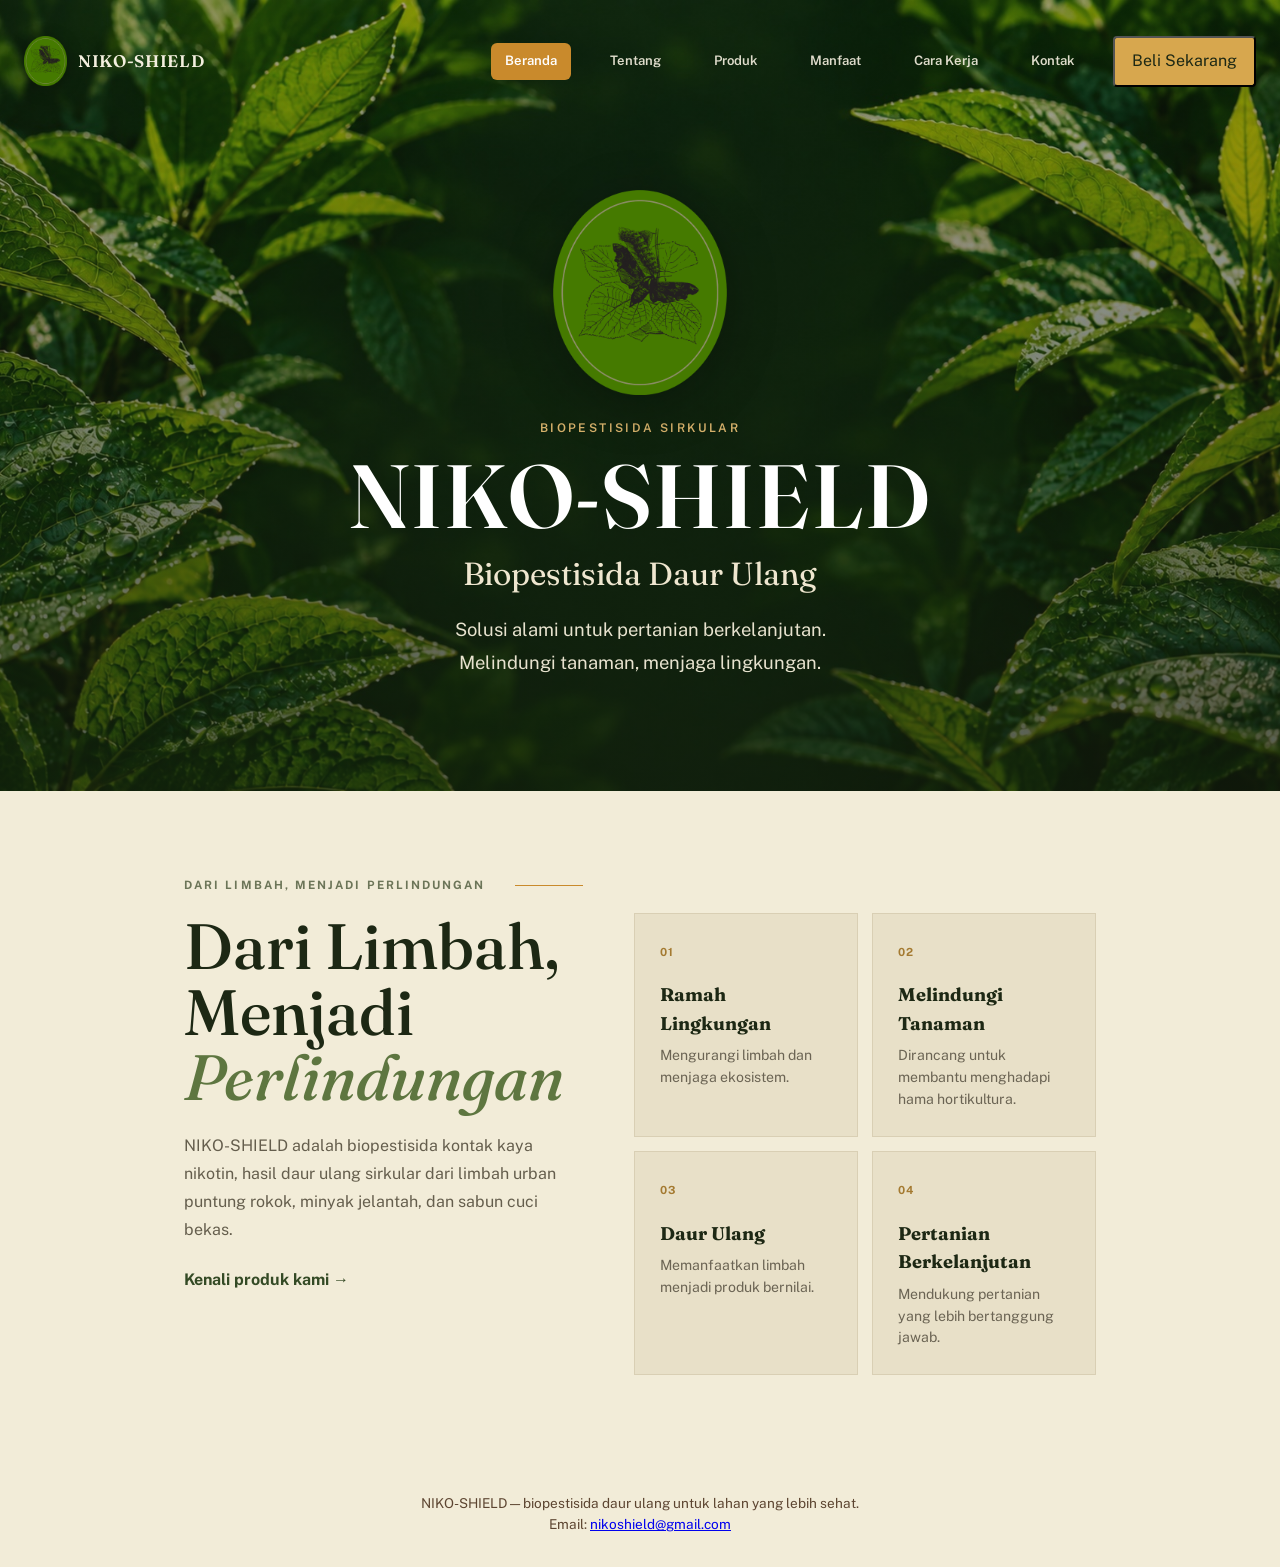
<file: index.html>
<!DOCTYPE html>
<html lang="id">
<head>
<meta charset="UTF-8">
<meta name="viewport" content="width=device-width, initial-scale=1.0">
<title>NIKO-SHIELD — Biopestisida Daur Ulang</title>
<link rel="preconnect" href="https://fonts.googleapis.com">
<link rel="preconnect" href="https://fonts.gstatic.com" crossorigin>
<link href="https://fonts.googleapis.com/css2?family=Fraunces:opsz,wght@9..144,400;9..144,500;9..144,600;9..144,700&family=Public+Sans:wght@400;500;600;700&display=swap" rel="stylesheet">
<link rel="stylesheet" href="style.css?v=mobile-bg4">
</head>
<body>

<nav class="site-nav reference-nav">
  <div class="container nav-inner">
    <a href="index.html" class="nav-brand brand-mark"><img src="assets/niko-shield-emblem.png" alt="Lambang NIKO-SHIELD"><span>NIKO-SHIELD</span></a>
    <div class="nav-links">
      <a href="index.html" class="active">Beranda</a>
      <a href="tentang-produk.html" class="">Tentang</a>
      <a href="#" class="" onclick="return false;">Produk</a>
      <a href="manfaat.html" class="">Manfaat</a>
      <a href="cara-kerja.html" class="">Cara Kerja</a>
      <a href="kontak.html" class="">Kontak</a>
      <button type="button" class="nav-buy" onclick="this.classList.toggle(\'clicked\')">Beli Sekarang</button>
    </div>
    <button class="mobile-menu-toggle" type="button" aria-label="Buka menu" aria-expanded="false">
      <span></span><span></span><span></span>
    </button>
  </div>
</nav>

<section class="hero reference-hero">
  <div class="container hero-inner hero-centered">
    <div class="hero-badge"><img class="hero-emblem" src="assets/niko-shield-emblem.png" alt="Lambang NIKO-SHIELD"></div>
    <div class="eyebrow">BIOPESTISIDA SIRKULAR</div>
    <h1>NIKO-SHIELD</h1>
    <p class="hero-tagline">Biopestisida Daur Ulang</p>
    <p class="lead">Solusi alami untuk pertanian berkelanjutan.<br>Melindungi tanaman, menjaga lingkungan.</p>
    <div class="hero-actions">
      
      
    </div>
</div>
</section>

<section class="reference-home-section">
  <div class="container">
    <div class="section-kicker">DARI LIMBAH, MENJADI PERLINDUNGAN <span></span></div>
    <div class="home-grid">
      <div>
        <h2>Dari Limbah,<br>Menjadi <em>Perlindungan</em></h2>
        <p>NIKO-SHIELD adalah biopestisida kontak kaya nikotin, hasil daur ulang sirkular dari limbah urban puntung rokok, minyak jelantah, dan sabun cuci bekas.</p>
        <a class="text-link" href="tentang-produk.html">Kenali produk kami →</a>
      </div>
      <div class="home-cards">
        <a href="manfaat.html" class="home-card"><span>01</span><h3>Ramah Lingkungan</h3><p>Mengurangi limbah dan menjaga ekosistem.</p></a>
        <a href="manfaat.html" class="home-card"><span>02</span><h3>Melindungi Tanaman</h3><p>Dirancang untuk membantu menghadapi hama hortikultura.</p></a>
        <a href="cara-kerja.html" class="home-card"><span>03</span><h3>Daur Ulang</h3><p>Memanfaatkan limbah menjadi produk bernilai.</p></a>
        <a href="kontak.html" class="home-card"><span>04</span><h3>Pertanian Berkelanjutan</h3><p>Mendukung pertanian yang lebih bertanggung jawab.</p></a>
      </div>
    </div>
  </div>
</section>

<footer>
  NIKO-SHIELD — biopestisida daur ulang untuk lahan yang lebih sehat.
<br>Email: <a href="mailto:nikoshield@gmail.com">nikoshield@gmail.com</a>
</footer>


<script>
/* NIKO-SHIELD mobile menu */
document.addEventListener("DOMContentLoaded", function () {
  const toggle = document.querySelector(".mobile-menu-toggle");
  const links = document.querySelector(".nav-links");
  if (!toggle || !links) return;
  toggle.addEventListener("click", function () {
    const open = links.classList.toggle("mobile-open");
    toggle.classList.toggle("is-open", open);
    toggle.setAttribute("aria-expanded", open ? "true" : "false");
  });
  links.querySelectorAll("a").forEach(function (a) {
    a.addEventListener("click", function () {
      links.classList.remove("mobile-open");
      toggle.classList.remove("is-open");
      toggle.setAttribute("aria-expanded", "false");
    });
  });
});
</script>
<!-- NIKO-SHIELD mobile menu -->
</body>
</html>
</file>
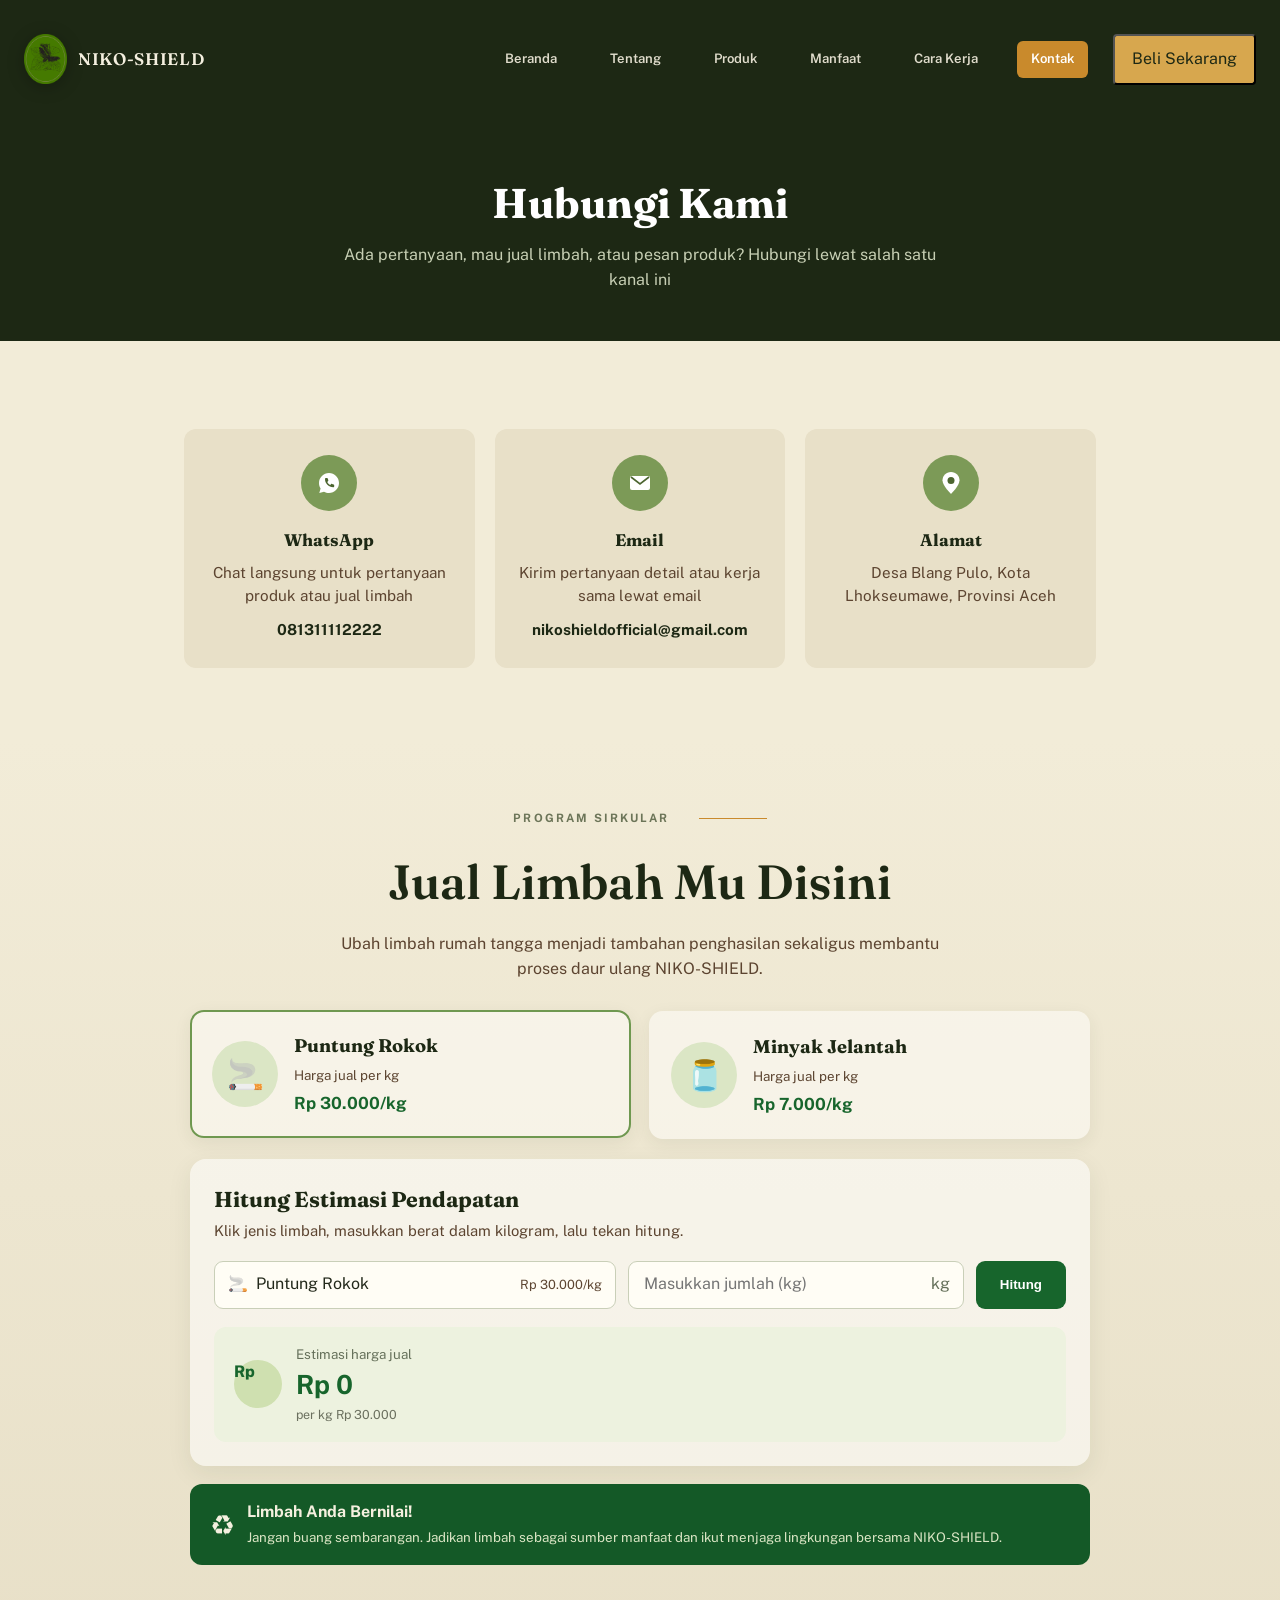
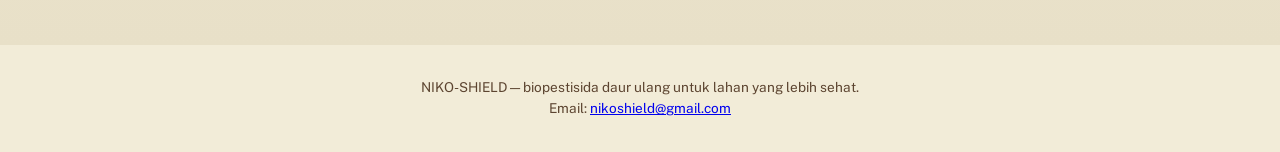
<file: kontak.html>
<!DOCTYPE html>
<html lang="id">
<head>
<meta charset="UTF-8">
<meta name="viewport" content="width=device-width, initial-scale=1.0">
<title>Kontak — NIKO-SHIELD</title>
<link rel="preconnect" href="https://fonts.googleapis.com">
<link rel="preconnect" href="https://fonts.gstatic.com" crossorigin>
<link href="https://fonts.googleapis.com/css2?family=Fraunces:opsz,wght@9..144,400;9..144,500;9..144,600;9..144,700&family=Public+Sans:wght@400;500;600;700&display=swap" rel="stylesheet">
<link rel="stylesheet" href="style.css?v=mobile-bg4">
</head>
<body class="inner-page">

<nav class="site-nav reference-nav">
  <div class="container nav-inner">
    <a href="index.html" class="nav-brand brand-mark"><img src="assets/niko-shield-emblem.png" alt="Lambang NIKO-SHIELD"><span>NIKO-SHIELD</span></a>
    <div class="nav-links">
      <a href="index.html" class="">Beranda</a>
      <a href="tentang-produk.html" class="">Tentang</a>
      <a href="#" class="" onclick="return false;">Produk</a>
      <a href="manfaat.html" class="">Manfaat</a>
      <a href="cara-kerja.html" class="">Cara Kerja</a>
      <a href="kontak.html" class="active">Kontak</a>
      <button type="button" class="nav-buy" onclick="this.classList.toggle(\'clicked\')">Beli Sekarang</button>
    </div>
    <button class="mobile-menu-toggle" type="button" aria-label="Buka menu" aria-expanded="false">
      <span></span><span></span><span></span>
    </button>
  </div>
</nav>

<div class="page-hero">
  <div class="container">
    <h1>Hubungi Kami</h1>
    <p>Ada pertanyaan, mau jual limbah, atau pesan produk? Hubungi lewat salah satu kanal ini</p>
  </div>
</div>

<section class="kontak-section">
  <div class="container">
    <div class="kontak-grid">
      <div class="kontak-card">
        <div class="kontak-icon">
          <svg width="26" height="26" viewBox="0 0 26 26" fill="none">
            <path d="M13 3 C7.5 3 3 7.5 3 13 C3 15 3.6 16.9 4.6 18.4 L3.3 23 L8 21.7 C9.5 22.6 11.2 23 13 23 C18.5 23 23 18.5 23 13 C23 7.5 18.5 3 13 3Z" fill="#fff"/>
            <path d="M9 9 C9 8.5 9.4 8 10 8 L11 8 C11.4 8 11.7 8.3 11.8 8.6 L12.3 10.2 C12.4 10.5 12.3 10.9 12.1 11.1 L11.3 11.9 C11.9 13.3 12.9 14.3 14.3 14.9 L15.1 14.1 C15.3 13.9 15.7 13.8 16 13.9 L17.6 14.4 C17.9 14.5 18.2 14.8 18.2 15.2 L18.2 16.2 C18.2 16.8 17.7 17.2 17.2 17.2 C12.7 17.2 9 13.5 9 9Z" fill="#4C6530"/>
          </svg>
        </div>
        <h3>WhatsApp</h3>
        <p>Chat langsung untuk pertanyaan produk atau jual limbah</p>
        <p style="margin-top:10px;"><a href="https://wa.me/6281311112222" target="_blank" rel="noopener">081311112222</a></p>
      </div>

      <div class="kontak-card">
        <div class="kontak-icon">
          <svg width="26" height="26" viewBox="0 0 26 26" fill="none">
            <rect x="3" y="6" width="20" height="14" rx="2" fill="#fff"/>
            <path d="M4 7 L13 14 L22 7" stroke="#4C6530" stroke-width="1.6" fill="none"/>
          </svg>
        </div>
        <h3>Email</h3>
        <p>Kirim pertanyaan detail atau kerja sama lewat email</p>
        <p style="margin-top:10px;"><a href="mailto:nikoshieldofficial@gmail.com">nikoshieldofficial@gmail.com</a></p>
      </div>

      <div class="kontak-card">
        <div class="kontak-icon">
          <svg width="26" height="26" viewBox="0 0 26 26" fill="none">
            <path d="M13 2 C8 2 4.5 5.8 4.5 10.3 C4.5 16 13 24 13 24 C13 24 21.5 16 21.5 10.3 C21.5 5.8 18 2 13 2Z" fill="#fff"/>
            <circle cx="13" cy="10.5" r="3.5" fill="#4C6530"/>
          </svg>
        </div>
        <h3>Alamat</h3>
        <p>Desa Blang Pulo, Kota Lhokseumawe, Provinsi Aceh</p>
      </div>
    </div>
  </div>
</section>


<section class="waste-section" id="jual-limbah">
  <div class="container">
    <div class="waste-heading">
      <div class="section-kicker">PROGRAM SIRKULAR <span></span></div>
      <h2>Jual Limbah Mu Disini</h2>
      <p>Ubah limbah rumah tangga menjadi tambahan penghasilan sekaligus membantu proses daur ulang NIKO-SHIELD.</p>
    </div>

    <div class="waste-options">
      <button class="waste-option active" type="button" data-type="puntung" data-price="30000">
        <span class="waste-icon">🚬</span>
        <span>
          <strong>Puntung Rokok</strong>
          <small>Harga jual per kg</small>
          <b>Rp 30.000/kg</b>
        </span>
      </button>

      <button class="waste-option" type="button" data-type="jelantah" data-price="7000">
        <span class="waste-icon">🫙</span>
        <span>
          <strong>Minyak Jelantah</strong>
          <small>Harga jual per kg</small>
          <b>Rp 7.000/kg</b>
        </span>
      </button>
    </div>

    <div class="waste-calculator">
      <div>
        <div class="calc-label">Hitung Estimasi Pendapatan</div>
        <p class="calc-help">Klik jenis limbah, masukkan berat dalam kilogram, lalu tekan hitung.</p>
      </div>

      <div class="calc-controls">
        <div class="selected-waste">
          <span id="selectedWasteIcon">🚬</span>
          <span id="selectedWasteName">Puntung Rokok</span>
          <span class="calc-price" id="selectedWastePrice">Rp 30.000/kg</span>
        </div>
        <div class="kg-input">
          <input id="wasteKg" type="number" min="0" step="0.1" placeholder="Masukkan jumlah (kg)" inputmode="decimal" aria-label="Jumlah limbah dalam kilogram">
          <span>kg</span>
        </div>
        <button id="calculateWaste" type="button">Hitung</button>
      </div>

      <div class="calc-result" aria-live="polite">
        <span class="money-icon">Rp</span>
        <div>
          <small>Estimasi harga jual</small>
          <strong id="wasteResult">Rp 0</strong>
          <span id="wasteFormula">per kg Rp 30.000</span>
        </div>
      </div>
    </div>

    <div class="waste-note">
      <span>♻</span>
      <div><strong>Limbah Anda Bernilai!</strong><br><small>Jangan buang sembarangan. Jadikan limbah sebagai sumber manfaat dan ikut menjaga lingkungan bersama NIKO-SHIELD.</small></div>
    </div>
  </div>
</section>

<footer>
  NIKO-SHIELD — biopestisida daur ulang untuk lahan yang lebih sehat.
<br>Email: <a href="mailto:nikoshield@gmail.com">nikoshield@gmail.com</a>
</footer>


<script>
/* NIKO-SHIELD mobile menu */
document.addEventListener("DOMContentLoaded", function () {
  const toggle = document.querySelector(".mobile-menu-toggle");
  const links = document.querySelector(".nav-links");
  if (!toggle || !links) return;
  toggle.addEventListener("click", function () {
    const open = links.classList.toggle("mobile-open");
    toggle.classList.toggle("is-open", open);
    toggle.setAttribute("aria-expanded", open ? "true" : "false");
  });
  links.querySelectorAll("a").forEach(function (a) {
    a.addEventListener("click", function () {
      links.classList.remove("mobile-open");
      toggle.classList.remove("is-open");
      toggle.setAttribute("aria-expanded", "false");
    });
  });
});
</script>
<!-- NIKO-SHIELD mobile menu -->

<script>
document.addEventListener("DOMContentLoaded", function () {
  const options = document.querySelectorAll(".waste-option");
  const nameEl = document.getElementById("selectedWasteName");
  const iconEl = document.getElementById("selectedWasteIcon");
  const priceEl = document.getElementById("selectedWastePrice");
  const resultEl = document.getElementById("wasteResult");
  const formulaEl = document.getElementById("wasteFormula");
  const inputEl = document.getElementById("wasteKg");
  const buttonEl = document.getElementById("calculateWaste");

  if (!options.length || !nameEl || !priceEl || !resultEl || !inputEl || !buttonEl) return;

  let selectedPrice = 30000;
  let selectedName = "Puntung Rokok";

  const rupiah = n => "Rp " + Number(n).toLocaleString("id-ID");

  options.forEach(option => {
    option.addEventListener("click", function (e) {
      e.preventDefault();
      options.forEach(o => o.classList.remove("active"));
      option.classList.add("active");

      selectedPrice = Number(option.dataset.price);
      selectedName = option.dataset.type === "jelantah" ? "Minyak Jelantah" : "Puntung Rokok";

      nameEl.textContent = selectedName;
      if (iconEl) iconEl.textContent = selectedName === "Minyak Jelantah" ? "🫙" : "🚬";
      priceEl.textContent = rupiah(selectedPrice) + "/kg";
      if (formulaEl) formulaEl.textContent = "per kg " + rupiah(selectedPrice);
      resultEl.textContent = "Rp 0";
    });
  });

  buttonEl.addEventListener("click", function (e) {
    e.preventDefault();
    const kg = parseFloat(inputEl.value);
    if (!Number.isFinite(kg) || kg < 0) {
      resultEl.textContent = "Masukkan jumlah kg";
      inputEl.focus();
      return;
    }
    resultEl.textContent = rupiah(kg * selectedPrice);
  });

  inputEl.addEventListener("keydown", function(e) {
    if (e.key === "Enter") buttonEl.click();
  });
});
</script>

</body>
</html>
</file>
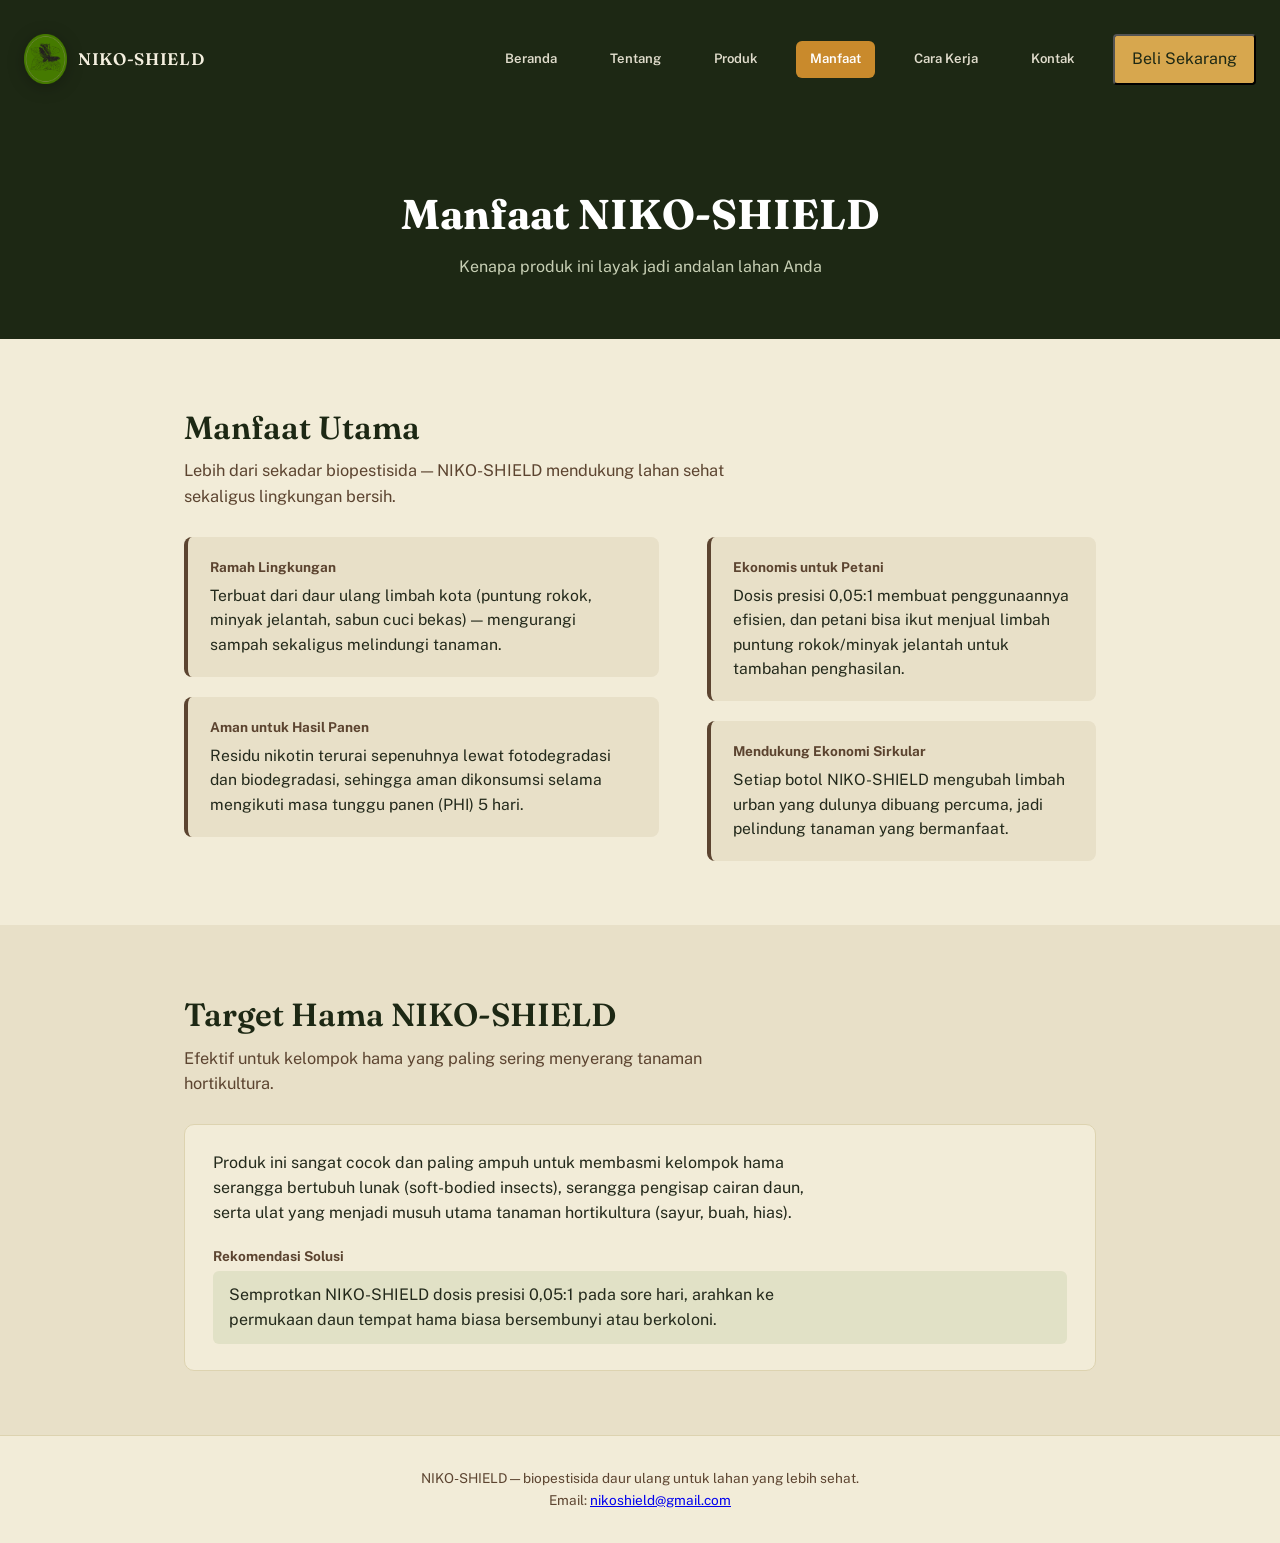
<file: manfaat.html>
<!DOCTYPE html>
<html lang="id">
<head>
<meta charset="UTF-8">
<meta name="viewport" content="width=device-width, initial-scale=1.0">
<title>Manfaat — NIKO-SHIELD</title>
<link rel="preconnect" href="https://fonts.googleapis.com">
<link rel="preconnect" href="https://fonts.gstatic.com" crossorigin>
<link href="https://fonts.googleapis.com/css2?family=Fraunces:opsz,wght@9..144,400;9..144,500;9..144,600;9..144,700&family=Public+Sans:wght@400;500;600;700&display=swap" rel="stylesheet">
<link rel="stylesheet" href="style.css?v=mobile-bg4">
</head>
<body class="inner-page">

<nav class="site-nav reference-nav">
  <div class="container nav-inner">
    <a href="index.html" class="nav-brand brand-mark"><img src="assets/niko-shield-emblem.png" alt="Lambang NIKO-SHIELD"><span>NIKO-SHIELD</span></a>
    <div class="nav-links">
      <a href="index.html" class="">Beranda</a>
      <a href="tentang-produk.html" class="">Tentang</a>
      <a href="#" class="" onclick="return false;">Produk</a>
      <a href="manfaat.html" class="active">Manfaat</a>
      <a href="cara-kerja.html" class="">Cara Kerja</a>
      <a href="kontak.html" class="">Kontak</a>
      <button type="button" class="nav-buy" onclick="this.classList.toggle(\'clicked\')">Beli Sekarang</button>
    </div>
    <button class="mobile-menu-toggle" type="button" aria-label="Buka menu" aria-expanded="false">
      <span></span><span></span><span></span>
    </button>
  </div>
</nav>

<div class="page-hero">
  <div class="container">
    <h1>Manfaat NIKO-SHIELD</h1>
    <p>Kenapa produk ini layak jadi andalan lahan Anda</p>
  </div>
</div>

<section class="about">
  <div class="container">
    <h2>Manfaat Utama</h2>
    <p class="section-sub">Lebih dari sekadar biopestisida — NIKO-SHIELD mendukung lahan sehat sekaligus lingkungan bersih.</p>
    <div class="about-grid">
      <div class="stat-row">
        <div class="stat-card">
          <h3>Ramah Lingkungan</h3>
          <p>Terbuat dari daur ulang limbah kota (puntung rokok, minyak jelantah, sabun cuci bekas) — mengurangi sampah sekaligus melindungi tanaman.</p>
        </div>
        <div class="stat-card">
          <h3>Aman untuk Hasil Panen</h3>
          <p>Residu nikotin terurai sepenuhnya lewat fotodegradasi dan biodegradasi, sehingga aman dikonsumsi selama mengikuti masa tunggu panen (PHI) 5 hari.</p>
        </div>
      </div>
      <div class="stat-row">
        <div class="stat-card">
          <h3>Ekonomis untuk Petani</h3>
          <p>Dosis presisi 0,05:1 membuat penggunaannya efisien, dan petani bisa ikut menjual limbah puntung rokok/minyak jelantah untuk tambahan penghasilan.</p>
        </div>
        <div class="stat-card">
          <h3>Mendukung Ekonomi Sirkular</h3>
          <p>Setiap botol NIKO-SHIELD mengubah limbah urban yang dulunya dibuang percuma, jadi pelindung tanaman yang bermanfaat.</p>
        </div>
      </div>
    </div>
  </div>
</section>

<section class="hama">
  <div class="container">
    <h2>Target Hama NIKO-SHIELD</h2>
    <p class="section-sub">Efektif untuk kelompok hama yang paling sering menyerang tanaman hortikultura.</p>

    <div class="hama-card">
      <p style="margin-bottom:20px;">Produk ini sangat cocok dan paling ampuh untuk membasmi kelompok hama serangga bertubuh lunak (soft-bodied insects), serangga pengisap cairan daun, serta ulat yang menjadi musuh utama tanaman hortikultura (sayur, buah, hias).</p>
      <div class="hama-field" style="margin-bottom:0;">
        <span class="label">Rekomendasi Solusi</span>
        <div class="rekomendasi">
          <p style="margin:0;">Semprotkan NIKO-SHIELD dosis presisi 0,05:1 pada sore hari, arahkan ke permukaan daun tempat hama biasa bersembunyi atau berkoloni.</p>
        </div>
      </div>
    </div>
  </div>
</section>

<footer>
  NIKO-SHIELD — biopestisida daur ulang untuk lahan yang lebih sehat.
<br>Email: <a href="mailto:nikoshield@gmail.com">nikoshield@gmail.com</a>
</footer>


<script>
/* NIKO-SHIELD mobile menu */
document.addEventListener("DOMContentLoaded", function () {
  const toggle = document.querySelector(".mobile-menu-toggle");
  const links = document.querySelector(".nav-links");
  if (!toggle || !links) return;
  toggle.addEventListener("click", function () {
    const open = links.classList.toggle("mobile-open");
    toggle.classList.toggle("is-open", open);
    toggle.setAttribute("aria-expanded", open ? "true" : "false");
  });
  links.querySelectorAll("a").forEach(function (a) {
    a.addEventListener("click", function () {
      links.classList.remove("mobile-open");
      toggle.classList.remove("is-open");
      toggle.setAttribute("aria-expanded", "false");
    });
  });
});
</script>
<!-- NIKO-SHIELD mobile menu -->
</body>
</html>
</file>
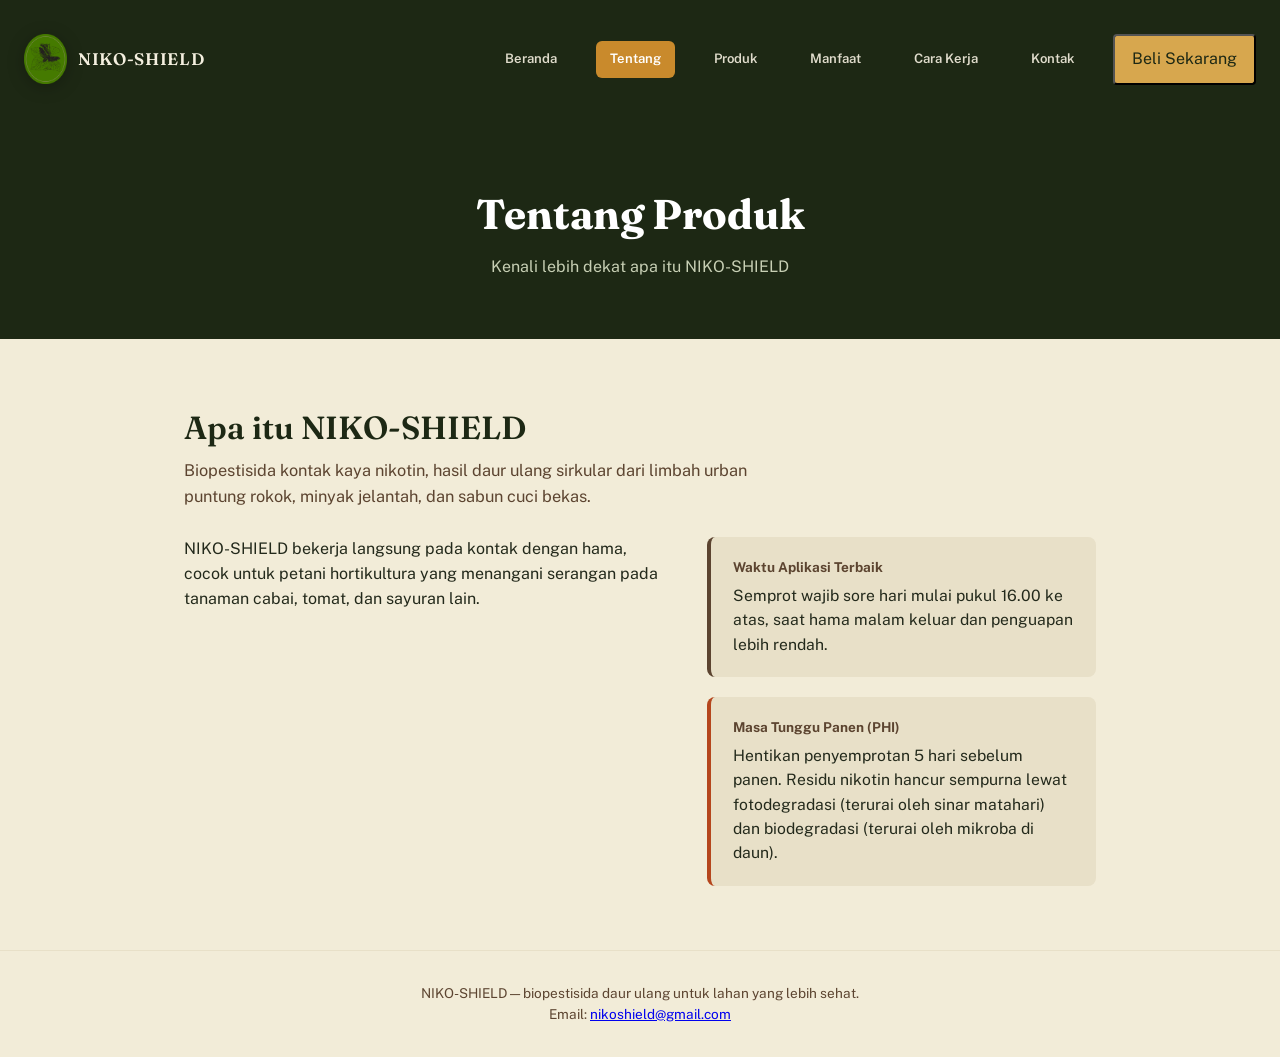
<file: tentang-produk.html>
<!DOCTYPE html>
<html lang="id">
<head>
<meta charset="UTF-8">
<meta name="viewport" content="width=device-width, initial-scale=1.0">
<title>Tentang Produk — NIKO-SHIELD</title>
<link rel="preconnect" href="https://fonts.googleapis.com">
<link rel="preconnect" href="https://fonts.gstatic.com" crossorigin>
<link href="https://fonts.googleapis.com/css2?family=Fraunces:opsz,wght@9..144,400;9..144,500;9..144,600;9..144,700&family=Public+Sans:wght@400;500;600;700&display=swap" rel="stylesheet">
<link rel="stylesheet" href="style.css?v=mobile-bg4">
</head>
<body class="inner-page">

<nav class="site-nav reference-nav">
  <div class="container nav-inner">
    <a href="index.html" class="nav-brand brand-mark"><img src="assets/niko-shield-emblem.png" alt="Lambang NIKO-SHIELD"><span>NIKO-SHIELD</span></a>
    <div class="nav-links">
      <a href="index.html" class="">Beranda</a>
      <a href="tentang-produk.html" class="active">Tentang</a>
      <a href="#" class="" onclick="return false;">Produk</a>
      <a href="manfaat.html" class="">Manfaat</a>
      <a href="cara-kerja.html" class="">Cara Kerja</a>
      <a href="kontak.html" class="">Kontak</a>
      <button type="button" class="nav-buy" onclick="this.classList.toggle(\'clicked\')">Beli Sekarang</button>
    </div>
    <button class="mobile-menu-toggle" type="button" aria-label="Buka menu" aria-expanded="false">
      <span></span><span></span><span></span>
    </button>
  </div>
</nav>

<div class="page-hero">
  <div class="container">
    <h1>Tentang Produk</h1>
    <p>Kenali lebih dekat apa itu NIKO-SHIELD</p>
  </div>
</div>

<section class="about">
  <div class="container">
    <h2>Apa itu NIKO-SHIELD</h2>
    <p class="section-sub">Biopestisida kontak kaya nikotin, hasil daur ulang sirkular dari limbah urban puntung rokok, minyak jelantah, dan sabun cuci bekas.</p>
    <div class="about-grid">
      <p>NIKO-SHIELD bekerja langsung pada kontak dengan hama, cocok untuk petani hortikultura yang menangani serangan pada tanaman cabai, tomat, dan sayuran lain.</p>
      <div class="stat-row">
        <div class="stat-card">
          <h3>Waktu Aplikasi Terbaik</h3>
          <p>Semprot wajib sore hari mulai pukul 16.00 ke atas, saat hama malam keluar dan penguapan lebih rendah.</p>
        </div>
        <div class="stat-card phi">
          <h3>Masa Tunggu Panen (PHI)</h3>
          <p>Hentikan penyemprotan 5 hari sebelum panen. Residu nikotin hancur sempurna lewat fotodegradasi (terurai oleh sinar matahari) dan biodegradasi (terurai oleh mikroba di daun).</p>
        </div>
      </div>
    </div>
  </div>
</section>




<footer>
  NIKO-SHIELD — biopestisida daur ulang untuk lahan yang lebih sehat.
<br>Email: <a href="mailto:nikoshield@gmail.com">nikoshield@gmail.com</a>
</footer>


<script>
/* NIKO-SHIELD mobile menu */
document.addEventListener("DOMContentLoaded", function () {
  const toggle = document.querySelector(".mobile-menu-toggle");
  const links = document.querySelector(".nav-links");
  if (!toggle || !links) return;
  toggle.addEventListener("click", function () {
    const open = links.classList.toggle("mobile-open");
    toggle.classList.toggle("is-open", open);
    toggle.setAttribute("aria-expanded", open ? "true" : "false");
  });
  links.querySelectorAll("a").forEach(function (a) {
    a.addEventListener("click", function () {
      links.classList.remove("mobile-open");
      toggle.classList.remove("is-open");
      toggle.setAttribute("aria-expanded", "false");
    });
  });
});
</script>
<!-- NIKO-SHIELD mobile menu -->
</body>
</html>
</file>
<file: style.css>
:root {
    --forest: #2B3A1E;
    --forest-deep: #1D2814;
    --amber: #C98A2C;
    --amber-soft: #E3B45C;
    --soil: #5C4430;
    --leaf: #7C9A57;
    --paper: #F2ECD8;
    --paper-dim: #E8E0C8;
    --alert: #B5461D;
    --ink: #23291B;
  }

  * { box-sizing: border-box; }

  html { scroll-behavior: smooth; }

  body {
    margin: 0;
    font-family: 'Public Sans', sans-serif;
    background: var(--paper);
    color: var(--ink);
    line-height: 1.55;
  }

  h1, h2, h3 {
    font-family: 'Fraunces', serif;
    margin: 0;
    color: var(--forest-deep);
  }

  p { margin: 0 0 1em 0; max-width: 62ch; }

  .container {
    max-width: 960px;
    margin: 0 auto;
    padding: 0 24px;
  }

  /* ---------- HERO ---------- */
  .hero {
    background-color: var(--forest-deep);
    background-image:
      linear-gradient(180deg, rgba(29,40,20,0.38) 0%, rgba(20,28,14,0.62) 100%),
      url("assets/hero-bg-hd.jpg");
    background-repeat: no-repeat, no-repeat;
    background-position: center center, center center;
    background-size: cover, cover;
    background-attachment: scroll;
    color: var(--paper);
    padding: 56px 0 0;
    position: relative;
    overflow: hidden;
  }

  .hero::after {
    content: "";
    position: absolute;
    right: -60px;
    top: -60px;
    width: 260px;
    height: 260px;
    border-radius: 50%;
    background: radial-gradient(circle, rgba(201,138,44,0.16) 0%, rgba(201,138,44,0) 70%);
    z-index: 0;
  }

  .hero-centered {
    text-align: center;
    display: flex;
    flex-direction: column;
    align-items: center;
    padding-bottom: 44px;
  }

  .hero-badge {
    width: 92px;
    height: 92px;
    border-radius: 50%;
    background: var(--paper);
    display: flex;
    align-items: center;
    justify-content: center;
    box-shadow: 0 10px 30px rgba(0,0,0,0.35);
    margin-bottom: 20px;
  }

  .hero-tagline {
    color: #DCE4C6;
    font-size: 1.05rem;
    font-weight: 600;
    margin: 10px 0 0;
    max-width: 40ch;
  }

  .hero-icon-row {
    width: 54px;
    height: 54px;
    border-radius: 50%;
    background: rgba(255,255,255,0.08);
    border: 1.5px solid rgba(255,255,255,0.35);
    display: flex;
    align-items: center;
    justify-content: center;
    margin: 26px 0 30px;
  }

  .hero-features {
    position: relative;
    z-index: 1;
    background: var(--paper);
    display: grid;
    grid-template-columns: repeat(3, 1fr);
    gap: 12px;
    padding: 28px 20px;
  }

  @media (max-width: 560px) {
    .hero-features { grid-template-columns: 1fr; max-width: 280px; margin: 0 auto; }
  }

  .hero-feature {
    display: flex;
    flex-direction: column;
    align-items: center;
    text-align: center;
    gap: 10px;
  }

  .hero-feature-icon {
    width: 62px;
    height: 62px;
    border-radius: 50%;
    background: var(--forest);
    display: flex;
    align-items: center;
    justify-content: center;
  }

  .hero-feature span {
    font-size: 0.85rem;
    font-weight: 700;
    color: var(--forest-deep);
    max-width: 14ch;
  }



  .hero-inner { position: relative; z-index: 1; }

  .hero .eyebrow {
    font-weight: 600;
    color: var(--leaf);
    font-size: 0.95rem;
    letter-spacing: 0.02em;
    margin-bottom: 14px;
  }

  .hero h1 {
    font-size: clamp(2.6rem, 6vw, 4.2rem);
    color: #fff;
    font-weight: 600;
    line-height: 1.02;
    margin-bottom: 20px;
  }

  .hero p.lead {
    color: #E7E2CE;
    font-size: 1.15rem;
    max-width: 46ch;
    margin-bottom: 32px;
  }

  .btn-primary {
    display: inline-block;
    background: var(--amber);
    color: var(--forest-deep);
    font-weight: 700;
    padding: 14px 28px;
    border-radius: 6px;
    text-decoration: none;
    border: none;
    font-size: 1.05rem;
    cursor: pointer;
    font-family: 'Public Sans', sans-serif;
    transition: transform 0.15s ease, box-shadow 0.15s ease;
  }
  .btn-primary:hover { transform: translateY(-2px); box-shadow: 0 8px 20px rgba(0,0,0,0.25); }
  .btn-primary:active { transform: translateY(0); }

  .hero-footnote {
    margin-top: 28px;
    font-size: 0.9rem;
    color: #B9C2A6;
    border-left: 3px solid var(--leaf);
    padding-left: 14px;
    max-width: 42ch;
  }

  /* ---------- ABOUT ---------- */
  .about {
    padding: 64px 0;
    border-bottom: 1px solid var(--paper-dim);
  }

  .about-grid {
    display: grid;
    grid-template-columns: 1.1fr 0.9fr;
    gap: 48px;
    align-items: start;
    margin-top: 28px;
  }

  @media (max-width: 720px) {
    .about-grid { grid-template-columns: 1fr; }
  }

  .stat-row {
    display: flex;
    flex-direction: column;
    gap: 20px;
  }

  .stat-card {
    background: var(--paper-dim);
    border-radius: 8px;
    padding: 20px 22px;
    border-left: 4px solid var(--soil);
  }

  .stat-card.phi { border-left-color: var(--alert); }

  .stat-card h3 {
    font-size: 0.85rem;
    text-transform: none;
    color: var(--soil);
    font-family: 'Public Sans', sans-serif;
    font-weight: 700;
    margin-bottom: 6px;
  }

  .stat-card p { margin: 0; font-size: 0.98rem; }

  section h2 {
    font-size: 2rem;
    font-weight: 600;
    margin-bottom: 6px;
  }

  section .section-sub {
    color: var(--soil);
    font-size: 1.02rem;
    max-width: 58ch;
  }

  /* ---------- KATALOG HAMA ---------- */
  .hama {
    padding: 64px 0;
    background: var(--paper-dim);
    border-bottom: 1px solid #DDD3B0;
  }

  .hama-card {
    background: var(--paper);
    border-radius: 10px;
    padding: 26px 28px;
    margin-top: 28px;
    border: 1px solid #DDD3B0;
  }

  .hama-card h3 {
    font-size: 1.3rem;
    margin-bottom: 12px;
  }

  .hama-field { margin-bottom: 16px; }

  .hama-field:last-child { margin-bottom: 0; }

  .hama-field .label {
    font-weight: 700;
    color: var(--soil);
    font-size: 0.85rem;
    display: block;
    margin-bottom: 4px;
  }

  .hama-field p { margin: 0; }

  .rekomendasi {
    background: rgba(124,154,87,0.14);
    border-radius: 6px;
    padding: 12px 16px;
  }

  /* ---------- KALKULATOR ---------- */
  .kalkulator {
    padding: 64px 0 80px;
  }

  .dose-info {
    margin-top: 16px;
    padding: 14px 16px;
    border-radius: 10px;
    background: rgba(255,255,255,0.10);
    line-height: 1.6;
  }

  .calc-box {
    margin-top: 32px;
    background: var(--forest);
    border-radius: 14px;
    padding: 40px;
    color: var(--paper);
  }

  @media (max-width: 600px) {
    .calc-box { padding: 28px 20px; }
  }

  .calc-input-row {
    display: flex;
    gap: 12px;
    flex-wrap: wrap;
    align-items: flex-end;
    margin-bottom: 8px;
  }

  .calc-field { flex: 1; min-width: 200px; }

  .calc-field label {
    display: block;
    font-size: 0.9rem;
    color: #C7CFB4;
    margin-bottom: 8px;
    font-weight: 600;
  }

  .calc-field input {
    width: 100%;
    padding: 14px 16px;
    font-size: 1.15rem;
    border-radius: 8px;
    border: 2px solid transparent;
    background: #fff;
    color: var(--ink);
    font-family: 'Public Sans', sans-serif;
    font-weight: 600;
  }

  .calc-field input:focus {
    outline: none;
    border-color: var(--amber);
  }

  .calc-hint {
    font-size: 0.85rem;
    color: #9FAE86;
    margin: 0 0 20px 0;
  }

  .calc-results {
    display: grid;
    grid-template-columns: repeat(3, 1fr);
    gap: 14px;
    margin-top: 24px;
    opacity: 0;
    transform: translateY(8px);
    transition: opacity 0.35s ease, transform 0.35s ease;
  }

  .calc-results.visible { opacity: 1; transform: translateY(0); }

  @media (max-width: 680px) {
    .calc-results { grid-template-columns: 1fr; }
  }

  .result-card {
    background: var(--forest-deep);
    border-radius: 10px;
    padding: 20px;
    border-top: 3px solid var(--amber);
  }

  .result-card .num {
    font-family: 'Fraunces', serif;
    font-size: 2.1rem;
    font-weight: 600;
    color: #fff;
    line-height: 1;
    margin-bottom: 6px;
  }

  .result-card .unit {
    font-size: 0.95rem;
    color: var(--amber);
    font-weight: 700;
    margin-left: 4px;
  }

  .result-card .desc {
    font-size: 0.88rem;
    color: #B9C2A6;
    margin-top: 6px;
  }

  .calc-error {
    color: #F0B0A0;
    font-size: 0.92rem;
    margin-top: 10px;
    display: none;
  }

  .calc-error.visible { display: block; }

  /* ---------- QR SHARE ---------- */
  .qr-share {
    padding: 56px 0 72px;
    background: var(--paper-dim);
    border-top: 1px solid #DDD3B0;
  }

  .qr-box {
    margin-top: 28px;
    display: flex;
    gap: 32px;
    align-items: center;
    flex-wrap: wrap;
    background: var(--paper);
    border: 1px solid #DDD3B0;
    border-radius: 12px;
    padding: 28px;
  }

  #qrcodeCanvas {
    background: #fff;
    padding: 12px;
    border-radius: 8px;
    display: inline-block;
    line-height: 0;
  }

  .qr-box .qr-text { flex: 1; min-width: 220px; }

  .qr-box .qr-text p { margin-bottom: 14px; }

  .qr-link {
    font-size: 0.85rem;
    color: var(--soil);
    word-break: break-all;
    background: var(--paper-dim);
    padding: 8px 12px;
    border-radius: 6px;
    display: inline-block;
  }

  .qr-actions {
    display: flex;
    gap: 10px;
    margin-top: 16px;
    flex-wrap: wrap;
  }

  .btn-secondary {
    background: transparent;
    color: var(--forest-deep);
    border: 2px solid var(--soil);
    padding: 10px 18px;
    border-radius: 6px;
    font-weight: 700;
    font-size: 0.92rem;
    cursor: pointer;
    font-family: 'Public Sans', sans-serif;
  }

  .qr-note {
    font-size: 0.82rem;
    color: var(--soil);
    margin-top: 6px;
  }

  /* ---------- PENGINGAT & PANDUAN ---------- */
  .pengingat {
    padding: 64px 0 72px;
    background: var(--paper-dim);
    border-top: 1px solid #DDD3B0;
    border-bottom: 1px solid #DDD3B0;
  }

  .alarm-box {
    margin-top: 28px;
    background: var(--paper);
    border: 1px solid #DDD3B0;
    border-radius: 12px;
    padding: 28px;
  }

  .alarm-form-row {
    display: flex;
    gap: 16px;
    flex-wrap: wrap;
    align-items: flex-end;
  }

  .alarm-field { flex: 1; min-width: 180px; }

  .alarm-field label {
    display: block;
    font-size: 0.85rem;
    font-weight: 700;
    color: var(--soil);
    margin-bottom: 8px;
  }

  .alarm-field input[type="date"] {
    width: 100%;
    padding: 12px 14px;
    font-size: 1rem;
    border-radius: 8px;
    border: 1px solid #C9BE9C;
    background: #fff;
    color: var(--ink);
    font-family: 'Public Sans', sans-serif;
  }

  .severity-toggle {
    display: flex;
    gap: 8px;
  }

  .severity-btn {
    flex: 1;
    padding: 12px 10px;
    border-radius: 8px;
    border: 2px solid #C9BE9C;
    background: #fff;
    color: var(--soil);
    font-weight: 700;
    font-size: 0.88rem;
    cursor: pointer;
    font-family: 'Public Sans', sans-serif;
  }

  .severity-btn.active {
    border-color: var(--leaf);
    background: rgba(124,154,87,0.18);
    color: var(--forest-deep);
  }

  .alarm-status {
    margin-top: 24px;
    display: none;
    border-radius: 10px;
    padding: 20px 22px;
    border-left: 5px solid var(--leaf);
    background: rgba(124,154,87,0.12);
  }

  .alarm-status.visible { display: block; }

  .alarm-status.status-warning {
    border-left-color: var(--amber);
    background: rgba(201,138,44,0.14);
  }

  .alarm-status.status-urgent {
    border-left-color: var(--alert);
    background: rgba(181,70,29,0.12);
  }

  .alarm-status .status-badge {
    font-weight: 700;
    font-size: 1rem;
    color: var(--forest-deep);
    margin-bottom: 4px;
    display: block;
  }

  .alarm-status p { margin: 0; font-size: 0.92rem; }

  .alarm-note {
    font-size: 0.82rem;
    color: var(--soil);
    margin-top: 16px;
  }

  .guide-buttons {
    display: flex;
    gap: 14px;
    flex-wrap: wrap;
    margin-top: 36px;
  }

  .btn-guide {
    flex: 1;
    min-width: 220px;
    padding: 20px 22px;
    border-radius: 10px;
    border: none;
    cursor: pointer;
    text-align: left;
    font-family: 'Public Sans', sans-serif;
  }

  .btn-guide .guide-title {
    font-family: 'Fraunces', serif;
    font-size: 1.15rem;
    font-weight: 600;
    display: block;
    margin-bottom: 4px;
  }

  .btn-guide .guide-sub {
    font-size: 0.85rem;
    opacity: 0.85;
  }

  .btn-guide.himbauan {
    background: var(--leaf);
    color: var(--forest-deep);
  }

  .btn-guide.larangan {
    background: var(--alert);
    color: #fff;
  }

  /* ---------- MODAL ---------- */
  .modal-overlay {
    display: none;
    position: fixed;
    inset: 0;
    background: rgba(29,40,20,0.55);
    z-index: 100;
    align-items: center;
    justify-content: center;
    padding: 20px;
  }

  .modal-overlay.visible { display: flex; }

  .modal-box {
    background: var(--paper);
    border-radius: 14px;
    max-width: 560px;
    width: 100%;
    max-height: 84vh;
    overflow-y: auto;
    padding: 32px;
    position: relative;
  }

  .modal-close {
    position: absolute;
    top: 18px;
    right: 18px;
    background: var(--paper-dim);
    border: none;
    width: 34px;
    height: 34px;
    border-radius: 50%;
    font-size: 1.1rem;
    cursor: pointer;
    color: var(--ink);
  }

  .modal-box h3 {
    font-size: 1.4rem;
    margin-bottom: 18px;
    padding-right: 30px;
  }

  .modal-list {
    list-style: none;
    margin: 0;
    padding: 0;
  }

  .modal-list li {
    padding: 14px 0;
    border-bottom: 1px solid var(--paper-dim);
  }

  .modal-list li:last-child { border-bottom: none; }

  .modal-list .item-title {
    font-weight: 700;
    color: var(--forest-deep);
    display: block;
    margin-bottom: 4px;
  }

  .modal-list .item-desc {
    font-size: 0.92rem;
    color: var(--ink);
    margin: 0;
  }

  /* ---------- JUAL LIMBAH ---------- */
  .jual-limbah {
    padding: 12px 0 64px;
    background: linear-gradient(180deg, rgba(29,40,20,0.95) 0%, var(--forest-deep) 100%);
    position: relative;
  }

  .jual-limbah .container { position: relative; z-index: 1; }

  .jual-limbah h2, .jual-limbah .section-sub-light {
    color: var(--paper);
  }

  .jual-limbah .section-sub-light {
    color: #C7CFB4;
    font-size: 1.02rem;
    max-width: 58ch;
    margin-top: 6px;
  }

  .limbah-grid {
    display: grid;
    grid-template-columns: repeat(2, 1fr);
    gap: 20px;
    margin-top: 32px;
  }

  @media (max-width: 640px) {
    .limbah-grid { grid-template-columns: 1fr; }
  }

  .limbah-card {
    background: var(--paper);
    border-radius: 14px;
    padding: 28px 24px;
    text-align: center;
    cursor: pointer;
    border: none;
    font-family: 'Public Sans', sans-serif;
    transition: transform 0.15s ease;
  }

  .limbah-card:hover { transform: translateY(-3px); }

  .limbah-icon {
    width: 74px;
    height: 74px;
    border-radius: 50%;
    background: var(--leaf);
    display: flex;
    align-items: center;
    justify-content: center;
    margin: 0 auto 16px;
  }

  .limbah-card .limbah-nama {
    font-family: 'Fraunces', serif;
    font-size: 1.2rem;
    font-weight: 600;
    color: var(--forest-deep);
    display: block;
    margin-bottom: 6px;
  }

  .limbah-card .limbah-hint {
    font-size: 0.85rem;
    color: var(--soil);
  }

  .limbah-card .limbah-harga {
    display: none;
    margin-top: 14px;
    padding-top: 14px;
    border-top: 1px dashed #DDD3B0;
  }

  .limbah-card.terbuka .limbah-hint { display: none; }
  .limbah-card.terbuka .limbah-harga { display: block; }

  .limbah-harga .harga-angka {
    font-family: 'Fraunces', serif;
    font-size: 1.8rem;
    font-weight: 700;
    color: var(--amber);
  }

  .limbah-harga .harga-satuan {
    font-size: 0.9rem;
    color: var(--soil);
    font-weight: 600;
  }

  .limbah-note {
    text-align: center;
    color: #9FAE86;
    font-size: 0.85rem;
    margin-top: 24px;
  }

  /* ---------- FOOTER ---------- */
  footer {
    padding: 32px 0;
    text-align: center;
    color: var(--soil);
    font-size: 0.85rem;
  }

/* ---------- NAVIGASI ---------- */
.site-nav {
  background: var(--forest-deep);
  position: sticky;
  top: 0;
  z-index: 50;
  border-bottom: 1px solid rgba(255,255,255,0.08);
}

.site-nav .container {
  display: flex;
  align-items: center;
  justify-content: space-between;
  padding-top: 14px;
  padding-bottom: 14px;
  flex-wrap: wrap;
  gap: 10px;
}

.nav-brand {
  color: #fff;
  font-family: 'Fraunces', serif;
  font-weight: 600;
  font-size: 1.1rem;
  text-decoration: none;
}

.nav-links {
  display: flex;
  gap: 4px;
  flex-wrap: wrap;
}

.nav-links a {
  color: #C7CFB4;
  text-decoration: none;
  font-size: 0.92rem;
  font-weight: 600;
  padding: 8px 14px;
  border-radius: 6px;
  transition: background 0.15s ease, color 0.15s ease;
}

.nav-links a:hover {
  background: rgba(255,255,255,0.08);
  color: #fff;
}

.nav-links a.active {
  background: var(--amber);
  color: var(--forest-deep);
}

/* ---------- PAGE HERO (judul halaman non-beranda) ---------- */
.page-hero {
  background: var(--forest-deep);
  color: var(--paper);
  padding: 40px 0;
  text-align: center;
}

.page-hero h1 {
  color: #fff;
  font-size: clamp(1.8rem, 4vw, 2.6rem);
}

.page-hero p {
  color: #C7CFB4;
  margin: 8px auto 0;
}

/* ---------- KONTAK ---------- */
.kontak-section {
  padding: 56px 0 72px;
}

.kontak-grid {
  display: grid;
  grid-template-columns: repeat(3, 1fr);
  gap: 20px;
  margin-top: 32px;
}

@media (max-width: 720px) {
  .kontak-grid { grid-template-columns: 1fr; }
}

.kontak-card {
  background: var(--paper-dim);
  border-radius: 12px;
  padding: 26px 24px;
  text-align: center;
}

.kontak-card .kontak-icon {
  width: 56px;
  height: 56px;
  border-radius: 50%;
  background: var(--leaf);
  display: flex;
  align-items: center;
  justify-content: center;
  margin: 0 auto 16px;
}

.kontak-card h3 {
  font-size: 1.05rem;
  margin-bottom: 8px;
}

.kontak-card p {
  margin: 0;
  font-size: 0.95rem;
  color: var(--soil);
}

.kontak-card a {
  color: var(--forest-deep);
  font-weight: 700;
  text-decoration: none;
}

.kontak-card a:hover { text-decoration: underline; }

/* ===== REFERENCE DESIGN OVERRIDES ===== */
.site-nav.reference-nav{position:absolute;top:0;left:0;right:0;z-index:20;background:transparent;border:0;color:#f4efdf;padding:22px 0}
.reference-nav .nav-inner{max-width:1280px;display:flex;align-items:center;justify-content:space-between;gap:30px}
.reference-nav .nav-brand{display:flex;align-items:center;gap:11px;color:#f4efdf;text-decoration:none;font-family:'Fraunces',serif;font-weight:600;letter-spacing:.04em;font-size:1.05rem}
.reference-nav .brand-mark img{width:43px;height:50px;object-fit:contain;filter:drop-shadow(0 3px 8px rgba(0,0,0,.25))}
.reference-nav .nav-links{display:flex;align-items:center;gap:25px}
.reference-nav .nav-links a{color:#f1ecdc;text-decoration:none;font-size:.82rem;font-weight:600;opacity:.92;transition:.2s}
.reference-nav .nav-links a:hover,.reference-nav .nav-links a.active{opacity:1;color:#fff}
.reference-nav .nav-links .nav-buy{background:#d7a74e;color:#1d2814;padding:11px 17px;border-radius:4px;opacity:1}
.reference-hero{min-height:790px;padding:0;display:flex;align-items:center;justify-content:center;background-color:#203019;background-image:linear-gradient(180deg,rgba(20,31,14,.38),rgba(20,31,14,.72)),url('assets/hero-bg-hd.jpg');background-position:center;background-size:cover}
.reference-hero::after{display:none}
.reference-hero .hero-centered{padding:105px 24px 80px}
.reference-hero .hero-badge{width:205px;height:205px;background:transparent;border-radius:0;box-shadow:none;margin:0 0 24px}
.reference-hero .hero-emblem{width:205px;height:205px;object-fit:contain;filter:drop-shadow(0 10px 24px rgba(0,0,0,.28))}
.reference-hero .eyebrow{color:#d6b16b;font-size:.75rem;letter-spacing:.2em;margin-bottom:12px}
.reference-hero h1{font-size:clamp(3.2rem,7vw,5.7rem);letter-spacing:.02em;margin-bottom:8px}
.reference-hero .hero-tagline{font-family:'Fraunces',serif;color:#efe6cf;font-size:clamp(1.45rem,2.6vw,2rem);font-weight:400;margin:0 0 14px}
.reference-hero .lead{font-size:1rem;line-height:1.8;color:#e5e0cf;margin:0 auto 28px}
.hero-actions{display:flex;align-items:center;gap:13px;justify-content:center}
.btn-secondary{display:inline-flex;align-items:center;gap:9px;padding:13px 22px;border:1px solid rgba(255,255,255,.5);border-radius:5px;color:#fff;text-decoration:none;font-weight:600;font-size:.95rem}
.btn-secondary span{font-size:.7rem}
.scroll-cue{position:absolute;bottom:24px;left:50%;transform:translateX(-50%);display:flex;flex-direction:column;align-items:center;color:rgba(255,255,255,.7);font-size:1.3rem;line-height:1}
.scroll-cue .mouse{width:18px;height:29px;border:1px solid rgba(255,255,255,.65);border-radius:12px;display:block;margin-bottom:5px;position:relative}
.scroll-cue .mouse:before{content:'';position:absolute;top:6px;left:7px;width:2px;height:5px;border-radius:2px;background:rgba(255,255,255,.75)}
.reference-home-section{padding:86px 0;background:#f2ecd8}
.section-kicker{font-size:.72rem;font-weight:700;letter-spacing:.18em;color:#6c7558;margin-bottom:18px}
.section-kicker span{display:inline-block;width:68px;height:1px;background:#c98a2c;vertical-align:middle;margin-left:24px}
.home-grid{display:grid;grid-template-columns:.9fr 1.1fr;gap:70px;align-items:start}
.home-grid h2{font-size:clamp(2.5rem,5vw,4rem);line-height:1.03;font-weight:500;margin-bottom:22px}
.home-grid h2 em{font-style:italic;color:#5e7640}
.home-grid>div>p{color:#655e4d;max-width:45ch;font-size:1rem;line-height:1.75}
.text-link{display:inline-block;margin-top:8px;color:#344a25;text-decoration:none;font-weight:700}
.home-cards{display:grid;grid-template-columns:1fr 1fr;gap:14px}
.home-card{display:block;padding:25px;background:#e8e0c8;border:1px solid #d9cfb4;text-decoration:none;color:inherit;transition:.2s}
.home-card:hover{transform:translateY(-3px);border-color:#b9a77c}
.home-card span{font-size:.7rem;color:#a47a31;font-weight:700;letter-spacing:.1em}
.home-card h3{font-size:1.15rem;margin:18px 0 7px}
.home-card p{font-size:.88rem;color:#6b6454;margin:0}
@media(max-width:1000px){.reference-nav .nav-links{gap:14px}.reference-nav .nav-links a{font-size:.75rem}.reference-nav .nav-buy{padding:9px 12px}}
@media(max-width:760px){.reference-nav{padding:14px 0}.reference-nav .nav-inner{align-items:flex-start}.reference-nav .nav-brand span{display:none}.reference-nav .nav-links{flex-wrap:wrap;justify-content:flex-end;gap:8px 13px}.reference-nav .nav-links a{font-size:.7rem}.reference-nav .nav-buy{display:none}.reference-hero{min-height:760px}.reference-hero .hero-badge,.reference-hero .hero-emblem{width:155px;height:155px}.reference-hero .hero-centered{padding-top:125px}.hero-actions{flex-direction:column}.home-grid{grid-template-columns:1fr;gap:40px}.home-cards{grid-template-columns:1fr 1fr}}
@media(max-width:480px){.home-cards{grid-template-columns:1fr}.reference-hero h1{font-size:3rem}.reference-hero .hero-tagline{font-size:1.3rem}}

/* PERBAIKAN: halaman selain Beranda — beri ruang untuk navbar yang absolut */
.page-hero {
  padding: 132px 0 42px;
  min-height: 215px;
  display: flex;
  align-items: center;
}
.page-hero .container { width: 100%; }

@media (max-width: 760px) {
  .page-hero {
    padding: 145px 0 38px;
    min-height: 250px;
  }
  .reference-nav .nav-inner { justify-content: space-between; }
  .reference-nav .nav-links { justify-content: flex-end; }
}


/* ===== FINAL NAVBAR SPACING FIX =====
   Inner pages reserve a real, dedicated area for the navigation.
   This prevents page titles from ever sitting underneath the menu. */
.inner-page .reference-nav {
  position: relative;
  top: auto;
  left: auto;
  right: auto;
  min-height: 92px;
  padding: 20px 0;
  background: var(--forest-deep);
  z-index: 50;
}

.inner-page .page-hero {
  padding: 52px 0 48px;
  min-height: 220px;
}

.inner-page .page-hero h1 {
  margin: 0;
}

@media (max-width: 760px) {
  .inner-page .reference-nav {
    min-height: 0;
    padding: 14px 0;
  }

  .inner-page .reference-nav .nav-inner {
    align-items: center;
  }

  .inner-page .page-hero {
    padding: 42px 0 38px;
    min-height: 190px;
  }
}

/* Homepage: navigation has its own visual band at the top of the hero,
   and the hero content starts below it. */
.reference-hero .hero-centered {
  padding-top: 190px;
}

@media (max-width: 760px) {
  .reference-hero .hero-centered {
    padding-top: 175px;
  }
}


/* ===== MOBILE NAVIGATION ===== */
.mobile-menu-toggle {
  display: none;
  width: 46px;
  height: 42px;
  border: 1px solid rgba(255,255,255,.55);
  border-radius: 8px;
  background: rgba(15,30,10,.55);
  padding: 8px 9px;
  cursor: pointer;
  align-items: center;
  justify-content: center;
}
.mobile-menu-toggle span {
  display: block;
  width: 27px;
  height: 2px;
  margin: 4px auto;
  background: #fff;
  border-radius: 2px;
}
@media (max-width: 760px) {
  .reference-nav {
    padding: 14px 0 !important;
  }
  .reference-nav .nav-inner {
    position: relative;
    width: 100%;
    justify-content: space-between !important;
  }
  .reference-nav .nav-links {
    display: none;
    position: absolute;
    top: calc(100% + 8px);
    left: 12px;
    right: 12px;
    flex-direction: column;
    align-items: stretch;
    gap: 4px;
    padding: 12px;
    background: rgba(20, 31, 14, .98);
    border: 1px solid rgba(255,255,255,.12);
    border-radius: 12px;
    box-shadow: 0 14px 35px rgba(0,0,0,.25);
  }
  .reference-nav .nav-links.mobile-open {
    display: flex;
  }
  .reference-nav .nav-links a {
    display: block;
    padding: 12px 14px;
    font-size: .95rem;
  }
  .reference-nav .nav-links .nav-buy {
    text-align: center;
    margin-top: 4px;
  }
  .mobile-menu-toggle {
    display: block;
  }
  .reference-nav .nav-brand span {
    font-size: .98rem;
  }
  .reference-nav .brand-mark img {
    width: 39px;
    height: 44px;
  }
}

/* ===== JUAL LIMBAH + CALCULATOR ===== */
.waste-section {
  padding: 70px 0 80px;
  background: linear-gradient(180deg, #f2ecd8 0%, #e8e0c8 100%);
}
.waste-heading {
  text-align: center;
  max-width: 760px;
  margin: 0 auto 30px;
}
.waste-heading .section-kicker {
  justify-content: center;
}
.waste-heading h2 {
  font-size: clamp(2rem, 4vw, 3rem);
  margin: 8px 0 12px;
}
.waste-heading p {
  margin: 0 auto;
  color: #5c4430;
}
.waste-options {
  display: grid;
  grid-template-columns: repeat(2, 1fr);
  gap: 18px;
  max-width: 900px;
  margin: 0 auto 20px;
}
.waste-option {
  display: flex;
  align-items: center;
  gap: 16px;
  text-align: left;
  width: 100%;
  padding: 20px;
  border: 2px solid transparent;
  border-radius: 14px;
  background: rgba(255,255,255,.48);
  box-shadow: 0 5px 18px rgba(43,58,30,.07);
  cursor: pointer;
  color: var(--ink);
  font: inherit;
  transition: .2s ease;
}
.waste-option:hover,
.waste-option.active {
  border-color: #6f9850;
  transform: translateY(-1px);
}
.waste-icon {
  width: 66px;
  height: 66px;
  flex: 0 0 66px;
  display: grid;
  place-items: center;
  border-radius: 50%;
  background: #dbe6c5;
  font-size: 30px;
}
.waste-option strong,
.waste-option small,
.waste-option b {
  display: block;
}
.waste-option strong { font-family: 'Fraunces', serif; font-size: 1.15rem; color: var(--forest-deep); }
.waste-option small { color: var(--soil); margin: 4px 0; }
.waste-option b { color: #17652c; font-size: 1.05rem; }

.waste-calculator {
  max-width: 900px;
  margin: 0 auto;
  padding: 24px;
  border-radius: 16px;
  background: rgba(255,255,255,.55);
  box-shadow: 0 8px 24px rgba(43,58,30,.08);
}
.calc-label {
  font-family: 'Fraunces', serif;
  font-size: 1.35rem;
  font-weight: 700;
  color: var(--forest-deep);
}
.calc-help { color: var(--soil); font-size: .92rem; margin: 4px 0 18px; }
.calc-controls {
  display: grid;
  grid-template-columns: 1.2fr 1fr auto;
  gap: 12px;
  align-items: center;
}
.selected-waste,
.kg-input {
  min-height: 48px;
  border: 1px solid #c9cfb8;
  background: #fffdf5;
  border-radius: 9px;
  display: flex;
  align-items: center;
  padding: 0 13px;
}
.selected-waste { gap: 8px; flex-wrap: wrap; }
.selected-waste .calc-price { margin-left: auto; font-size: .8rem; color: #5c4430; }
.kg-input input {
  border: 0;
  outline: 0;
  background: transparent;
  min-width: 0;
  flex: 1;
  font: inherit;
}
.kg-input span { color: #65705a; }
#calculateWaste {
  min-height: 48px;
  padding: 0 24px;
  border: 0;
  border-radius: 9px;
  background: #17652c;
  color: #fff;
  font-weight: 700;
  cursor: pointer;
}
.calc-result {
  margin-top: 18px;
  padding: 17px 20px;
  border-radius: 12px;
  background: #edf2df;
  display: flex;
  align-items: center;
  gap: 14px;
}
.money-icon {
  width: 48px;
  height: 48px;
  border-radius: 50%;
  display: grid;
  place-items: center;
  background: #cfe0b0;
  color: #17652c;
  font-weight: 800;
}
.calc-result small,
.calc-result strong,
.calc-result span { display: block; }
.calc-result small { color: #65705a; }
.calc-result strong { font-size: 1.65rem; color: #17652c; }
.calc-result #wasteFormula { font-size: .78rem; color: #6b705f; }
.waste-note {
  max-width: 900px;
  margin: 18px auto 0;
  padding: 16px 20px;
  border-radius: 12px;
  background: #145927;
  color: #f5f0df;
  display: flex;
  gap: 12px;
  align-items: center;
}
.waste-note > span { font-size: 28px; }
.waste-note small { color: #dbe6c5; }

@media (max-width: 720px) {
  .waste-section { padding: 52px 0 60px; }
  .waste-options { grid-template-columns: 1fr; gap: 12px; }
  .waste-option { padding: 15px; }
  .waste-icon { width: 54px; height: 54px; flex-basis: 54px; font-size: 25px; }
  .calc-controls { grid-template-columns: 1fr; }
  .selected-waste .calc-price { margin-left: auto; }
  #calculateWaste { width: 100%; }
  .waste-calculator { padding: 18px; }
  .waste-note { align-items: flex-start; }
}

/* BUY NOW / PRODUCT PAGE */
.product-choice {
  padding: 70px 0 80px;
  background: #f2ecd8;
  text-align: center;
}
.product-choice h2 {
  margin: 8px 0 10px;
  font-family: 'Fraunces', serif;
}
.product-choice p {
  margin: 0 auto 24px;
  color: #5c4430;
}
.product-choice-grid {
  max-width: 620px;
  margin: 0 auto;
}
.product-card {
  width: 100%;
  padding: 28px;
  border: 1px solid #c8cfb7;
  border-radius: 16px;
  background: #fffdf5;
  text-align: left;
  cursor: pointer;
  box-shadow: 0 8px 22px rgba(43,58,30,.08);
}
.product-card strong,
.product-card span,
.product-card b {
  display: block;
}
.product-card strong {
  font: 700 1.55rem 'Fraunces', serif;
  color: var(--forest-deep);
}
.product-card span {
  margin: 6px 0 16px;
  color: #5c4430;
}
.product-card b {
  color: #17652c;
}
.product-card:hover {
  transform: translateY(-2px);
}

/* Beli Sekarang non-navigating button */
.nav-buy {
  font: inherit;
  cursor: pointer;
}
.nav-buy.clicked {
  transform: translateY(1px);
  opacity: .9;
}

.waste-option { 
  -webkit-tap-highlight-color: transparent;
  touch-action: manipulation;
}
.waste-option:active { transform: scale(.99); }
#calculateWaste { -webkit-tap-highlight-color: transparent; touch-action: manipulation; }

/* ===== MOBILE HOMEPAGE BACKGROUND MATCH =====
   Keep the same full hero background composition as desktop on HP. */
@media (max-width: 760px) {
  .reference-hero {
    background-size: 100% 100%;
    background-position: center center;
    background-repeat: no-repeat;
  }
}


/* Background tajam dan responsif */
.hero::before { content: none; }
@media (max-width: 768px) {
  .hero {
    background-position: center center, center center;
    background-size: cover, cover;
  }
}
@media (min-width: 769px) {
  .hero {
    background-position: center center, center center;
    background-size: cover, cover;
  }
}

/* ===== RESPONSIVE HERO BACKGROUND =====
   Mobile uses the same NIKO-SHIELD leaf background as desktop,
   but crops it vertically so the foliage remains visible and the
   center stays dark enough for the hero content. */
@media (max-width: 760px) {
  .reference-hero {
    min-height: 100svh;
    min-height: 760px;
    background-image:
      linear-gradient(180deg, rgba(20,31,14,.30) 0%, rgba(20,31,14,.68) 100%),
      url('assets/hero-bg-hd.jpg');
    background-repeat: no-repeat, no-repeat;
    background-size: cover, cover;
    background-position: center center, center center;
    background-attachment: scroll;
  }

  .reference-hero .hero-centered {
    width: 100%;
    padding: 175px 20px 70px;
  }
}

@media (max-width: 480px) {
  .reference-hero {
    min-height: 780px;
  }

  .reference-hero .hero-centered {
    padding-left: 16px;
    padding-right: 16px;
  }
}
</file>
